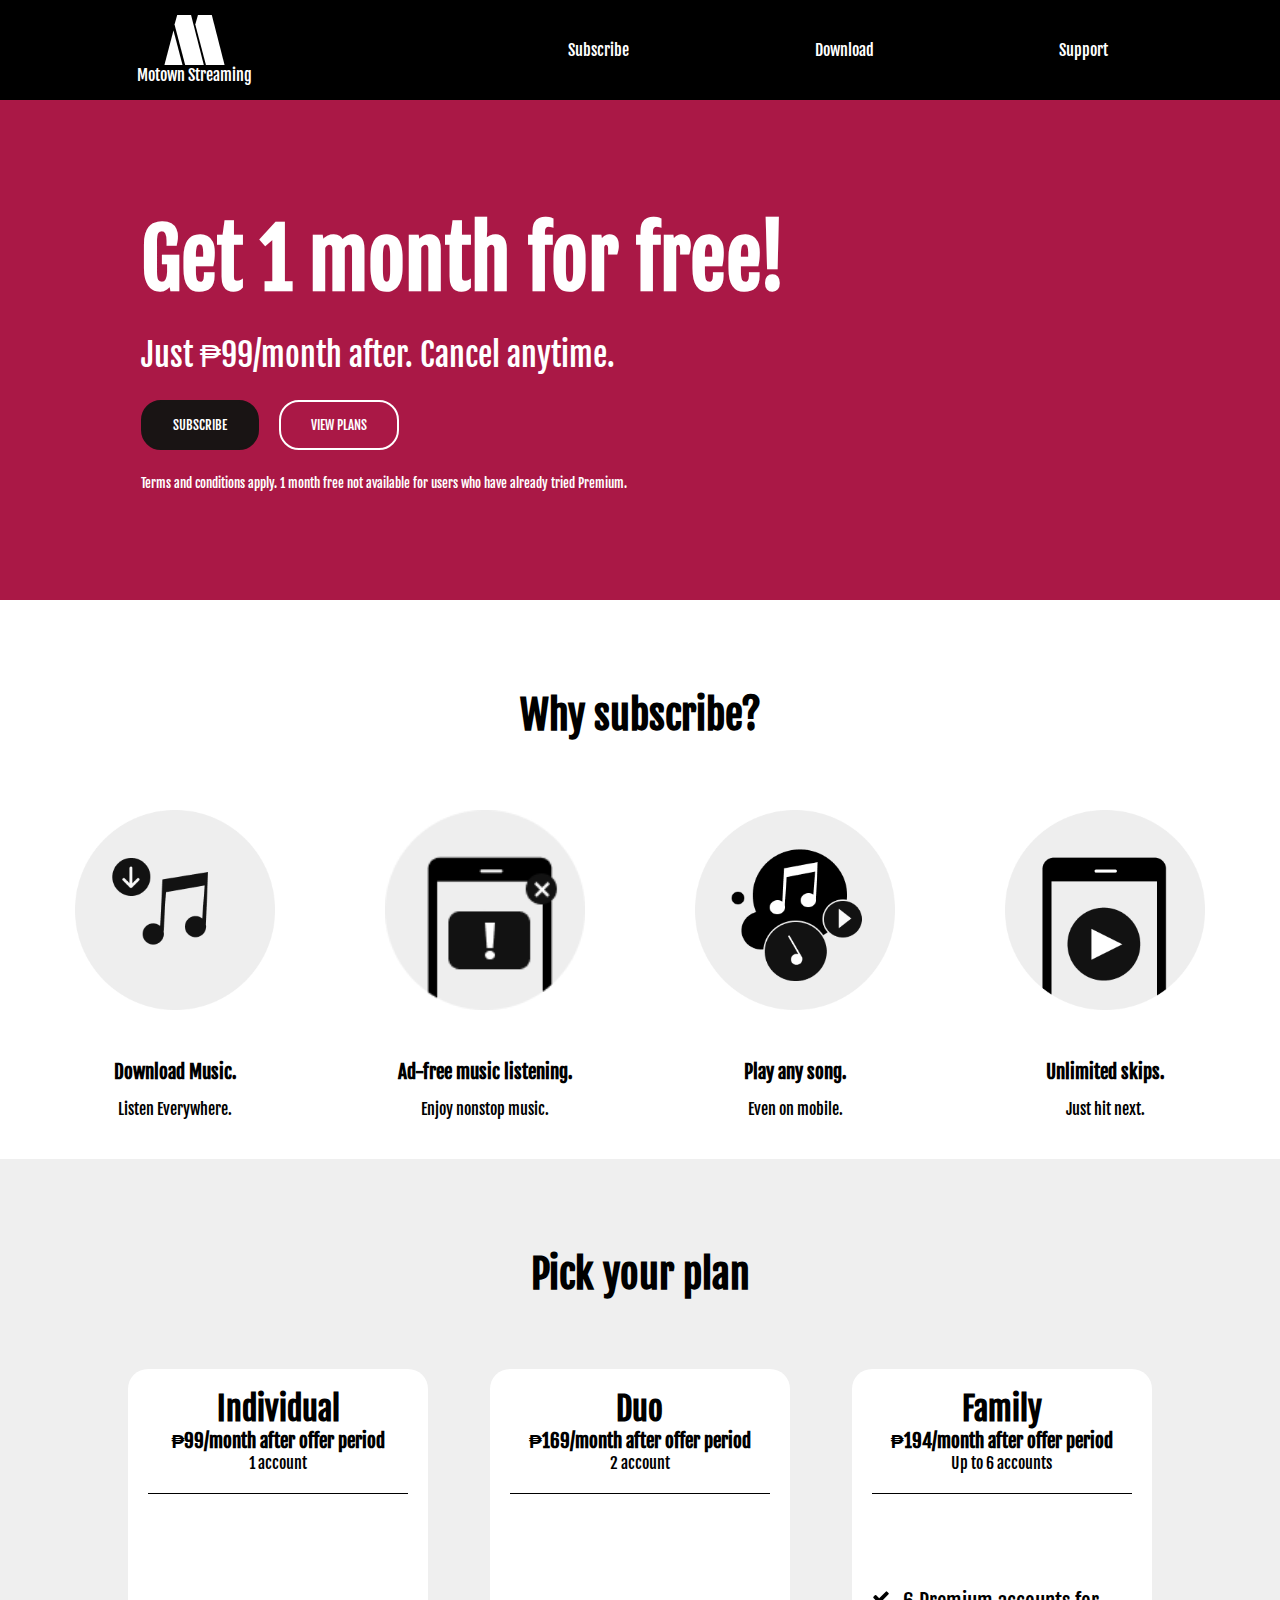
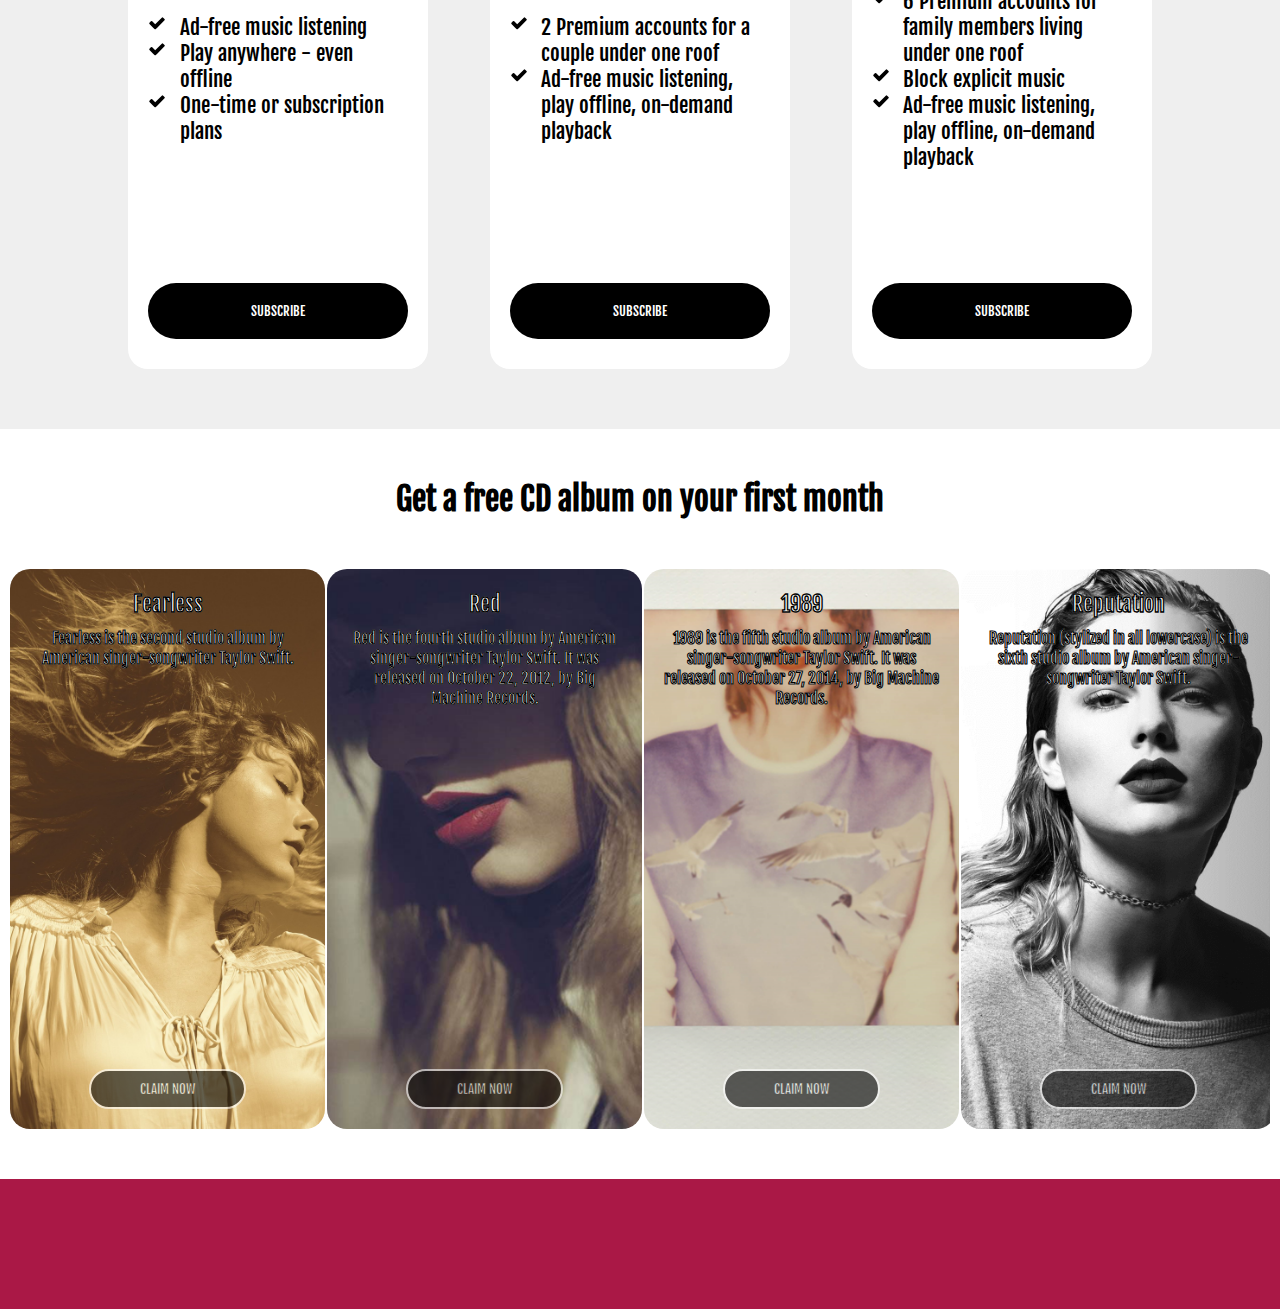
<file: index.html>
<!DOCTYPE html>
<html lang="en">
  <head>
    <meta charset="UTF-8" />
    <meta http-equiv="X-UA-Compatible" content="IE=edge" />
    <meta name="viewport" content="width=device-width, initial-scale=1.0" />
    <link rel="preconnect" href="https://fonts.googleapis.com" />
    <link rel="preconnect" href="https://fonts.gstatic.com" crossorigin />
    <link
      href="https://fonts.googleapis.com/css2?family=Fjalla+One&display=swap"
      rel="stylesheet"
    />
    <link rel="stylesheet" href="styles/styles.css" />
    <title>Motown Streaming</title>
  </head>
  <body>
    <header>
      <div class="logo-container">
        <img />
        <p>Motown Streaming</p>
      </div>
      <button>MENU</button>
      <nav>
        <li onclick="onButtonClick()">Subscribe</li>
        <li onclick="onButtonClick()">Download</li>
        <li onclick="onButtonClick()">Support</li>
      </nav>
    </header>

    <div class="container">
      <div class="headline-container" id="headlineContainer"></div>
      <div class="feature-container" id="featureContainer"></div>
      <div class="plans-container" id="plansContainer"></div>
      <div class="freebies-container" id="freebiesContainer"></div>
    </div>

    <footer></footer>
  </body>
  <script src="scripts/userInterfaceUtils.js"></script>
  <script src="scripts/headline.js"></script>
  <script src="scripts/features.js"></script>
  <script src="scripts/plans.js"></script>
  <script src="scripts/freebies.js"></script>
  <script src="scripts/index.js"></script>
</html>
</file>
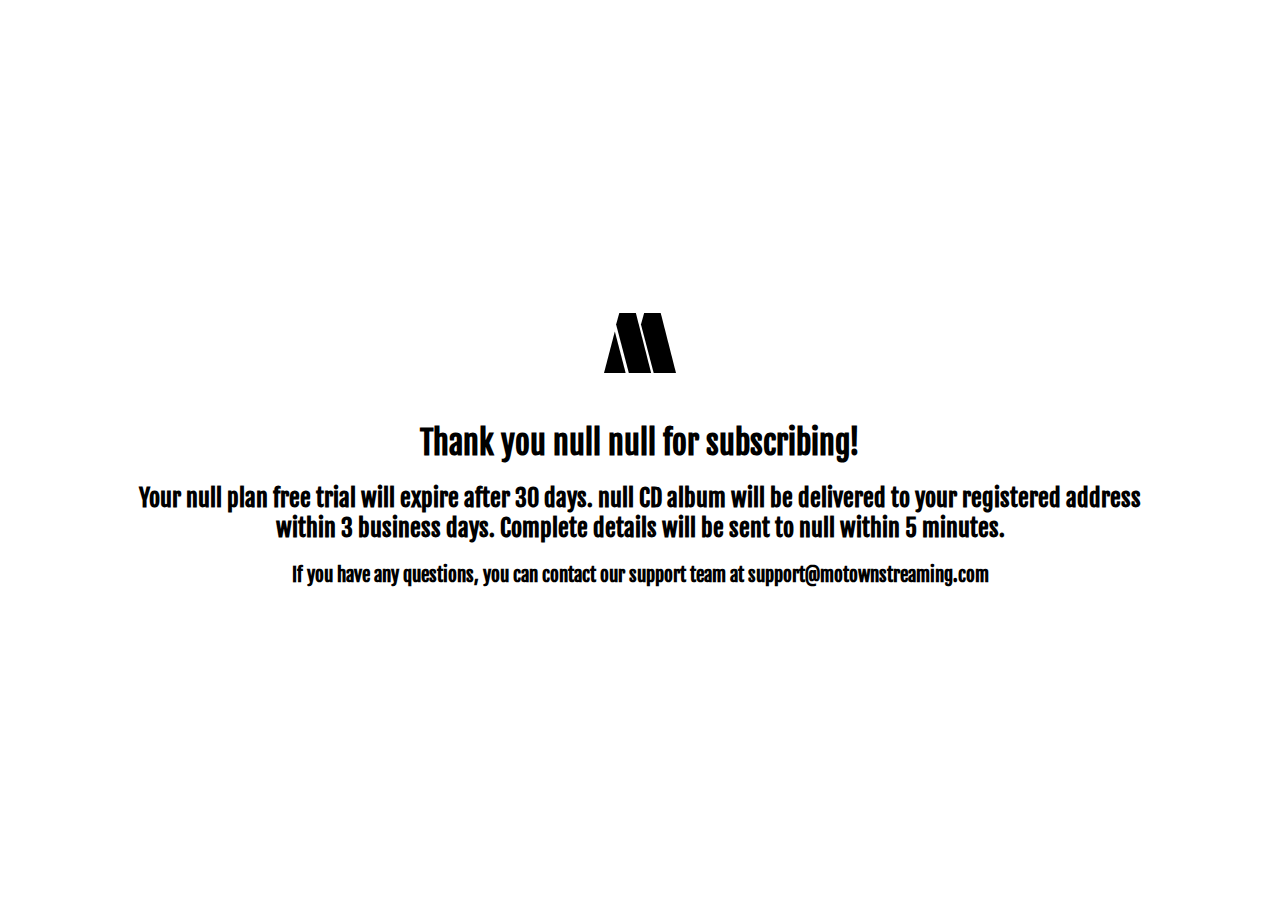
<file: confirmation/index.html>
<!DOCTYPE html>
<html lang="en">
  <head>
    <meta charset="UTF-8" />
    <meta http-equiv="X-UA-Compatible" content="IE=edge" />
    <meta name="viewport" content="width=device-width, initial-scale=1.0" />
    <link rel="stylesheet" href="index.css" />
    <link rel="preconnect" href="https://fonts.googleapis.com" />
    <link rel="preconnect" href="https://fonts.gstatic.com" crossorigin />
    <link
      href="https://fonts.googleapis.com/css2?family=Fjalla+One&display=swap"
      rel="stylesheet"
    />
    <title>Motown Confirmation</title>
  </head>
  <body>
    <div id="container">
      <img src="assets/black-motown.svg" />
    </div>
  </body>
  <script src="./scripts/userInterfaceUtils.js"></script>
  <script src="./scripts/confirmationMessageUtils.js"></script>
  <script src="./scripts/index.js"></script>
</html>
</file>
<file: styles/styles.css>
.feature-container {
  display: -webkit-box;
  display: -ms-flexbox;
  display: flex;
  -webkit-box-orient: vertical;
  -webkit-box-direction: normal;
      -ms-flex-direction: column;
          flex-direction: column;
  -webkit-box-align: center;
      -ms-flex-align: center;
          align-items: center;
  margin: 40px 0 40px 0;
}

.feature-container h2 {
  font-size: 2.5rem;
  padding: 50px;
  text-align: center;
}

.feature-container .feature-items {
  display: -webkit-box;
  display: -ms-flexbox;
  display: flex;
  -ms-flex-wrap: wrap;
      flex-wrap: wrap;
  -webkit-box-pack: justify;
      -ms-flex-pack: justify;
          justify-content: space-between;
  height: 100%;
  width: 100%;
  min-height: 200px;
  padding: 0 20px 0 20px;
}

.feature-container .feature-items .feature {
  display: -webkit-box;
  display: -ms-flexbox;
  display: flex;
  -webkit-box-pack: justify;
      -ms-flex-pack: justify;
          justify-content: space-between;
  -webkit-box-orient: vertical;
  -webkit-box-direction: normal;
      -ms-flex-direction: column;
          flex-direction: column;
  -webkit-box-align: center;
      -ms-flex-align: center;
          align-items: center;
  -webkit-box-flex: 1;
      -ms-flex: 1 0 20%;
          flex: 1 0 20%;
  min-width: 235px;
  text-align: center;
}

.feature-container .feature-items .feature img {
  height: 200px;
  width: 200px;
  margin-bottom: 50px;
  margin-top: 20px;
}

.feature-container .feature-items .feature h3 {
  margin-bottom: 15px;
}

@media (max-width: 1028px) {
  .feature-container .feature-items .feature {
    min-width: 200px;
  }
  .feature-container .feature-items .feature img {
    height: 150px;
    width: 150px;
    margin-bottom: 50px;
    margin-top: 20px;
  }
}

@media (max-width: 768px) {
  .feature-container h2 {
    font-size: 2rem;
    padding: 50px;
    text-align: center;
  }
}

@media (max-width: 280px) {
  .feature-container .feature-items .feature {
    min-width: 150px;
  }
  .feature-container .feature-items .feature img {
    height: 80px;
    width: 80px;
    margin-bottom: 50px;
    margin-top: 20px;
  }
}

footer {
  background-color: #AA1846;
  display: -webkit-box;
  display: -ms-flexbox;
  display: flex;
  -webkit-box-pack: space-evenly;
      -ms-flex-pack: space-evenly;
          justify-content: space-evenly;
  padding: 100px 50px 30px 50px;
  margin-top: 50px;
}

.freebies-container {
  display: -webkit-box;
  display: -ms-flexbox;
  display: flex;
  -webkit-box-orient: vertical;
  -webkit-box-direction: normal;
      -ms-flex-direction: column;
          flex-direction: column;
  height: 80vh;
  max-height: 700px;
  min-height: 650px;
  color: black;
}

.freebies-container h2 {
  font-size: 2rem;
  padding: 50px;
  text-align: center;
}

.freebies-container .freebies-items {
  display: -webkit-box;
  display: -ms-flexbox;
  display: flex;
  height: 100%;
  overflow-x: scroll;
  gap: 2px;
  margin: 0 10px 0 10px;
  -webkit-text-stroke: 0.5px black;
}

.freebies-container .freebies-items .freebies-item {
  background-position: center center;
  background-size: cover;
  background-repeat: no-repeat;
  border-radius: 20px;
  min-width: 25%;
  display: -webkit-box;
  display: -ms-flexbox;
  display: flex;
  -webkit-box-orient: vertical;
  -webkit-box-direction: normal;
      -ms-flex-direction: column;
          flex-direction: column;
  -webkit-box-pack: justify;
      -ms-flex-pack: justify;
          justify-content: space-between;
  color: white;
}

.freebies-container .freebies-items .freebies-item .freebie-content {
  font-size: 1.2rem;
  display: -webkit-box;
  display: -ms-flexbox;
  display: flex;
  -webkit-box-orient: vertical;
  -webkit-box-direction: normal;
      -ms-flex-direction: column;
          flex-direction: column;
  gap: 10px;
  -webkit-box-pack: center;
      -ms-flex-pack: center;
          justify-content: center;
  text-align: center;
  padding: 20px;
}

.freebies-container .freebies-items .freebies-item img {
  width: 30px;
  display: none;
}

.freebies-container .freebies-items .freebies-item .freebie-button-container {
  display: -webkit-box;
  display: -ms-flexbox;
  display: flex;
  -webkit-box-orient: vertical;
  -webkit-box-direction: normal;
      -ms-flex-direction: column;
          flex-direction: column;
  -webkit-box-align: center;
      -ms-flex-align: center;
          align-items: center;
  margin-bottom: 20px;
}

.freebies-container .freebies-items .freebies-item .freebie-button-container button {
  opacity: 0.6;
  width: 50%;
  text-transform: uppercase;
  color: white;
  padding: 10px;
  background-color: black;
  border: 2px solid white;
  border-radius: 20px;
  cursor: pointer;
}

@media (max-width: 1028px) {
  .freebies-container .freebies-items .freebies-item {
    min-width: 35%;
  }
}

@media (max-width: 768px) {
  .freebies-container h2 {
    font-size: 1.5rem;
  }
  .freebies-container .freebies-items .freebies-item {
    min-width: 50%;
  }
}

@media (max-width: 480px) {
  .freebies-container .freebies-items .freebies-item {
    min-width: 100%;
  }
}

header {
  position: fixed;
  width: 100%;
  height: 100px;
  top: 0;
  padding-left: 5%;
  padding-right: 5%;
  background-color: black;
  display: -webkit-box;
  display: -ms-flexbox;
  display: flex;
  -webkit-box-pack: justify;
      -ms-flex-pack: justify;
          justify-content: space-between;
  -webkit-box-align: center;
      -ms-flex-align: center;
          align-items: center;
  gap: 5px;
  z-index: 5;
}

header .logo-container {
  color: white;
  display: -webkit-box;
  display: -ms-flexbox;
  display: flex;
  -webkit-box-orient: vertical;
  -webkit-box-direction: normal;
      -ms-flex-direction: column;
          flex-direction: column;
  -webkit-box-align: center;
      -ms-flex-align: center;
          align-items: center;
  -webkit-box-pack: center;
      -ms-flex-pack: center;
          justify-content: center;
  -webkit-box-flex: 1;
      -ms-flex: 1;
          flex: 1;
  margin-left: 10px;
  height: 100%;
}

header .logo-container img {
  content: url("../../assets/white-motown.svg");
  height: 50%;
  width: 50%;
}

header .logo-container p {
  text-align: center;
}

header nav {
  color: white;
  -webkit-box-flex: 3;
      -ms-flex: 3;
          flex: 3;
  display: -webkit-box;
  display: -ms-flexbox;
  display: flex;
  -ms-flex-pack: distribute;
      justify-content: space-around;
  padding: 15px;
}

header nav li {
  cursor: pointer;
}

header button {
  -webkit-box-flex: 0.5;
      -ms-flex: 0.5;
          flex: 0.5;
  margin-right: 10px;
  visibility: hidden;
  cursor: pointer;
}

@media (max-width: 728px) {
  header .logo-container {
    height: 100%;
  }
  header .logo-container p {
    display: none;
  }
}

@media (max-width: 600px) {
  header {
    -webkit-box-pack: justify;
        -ms-flex-pack: justify;
            justify-content: space-between;
  }
  header .logo-container {
    max-width: 30%;
    -webkit-box-flex: 1;
        -ms-flex: 1;
            flex: 1;
  }
  header nav {
    position: fixed;
    top: 0;
    right: 0;
    height: 0;
    z-index: 6;
    width: 0;
    gap: 20px;
    -webkit-transition: width 250ms;
    transition: width 250ms;
  }
  header nav li {
    display: none;
  }
  header button {
    z-index: 10;
    color: white;
    width: 200px;
    max-width: 30%;
    padding: 5px;
    border-radius: 20px;
    background-color: transparent;
    border: 2px solid white;
    -webkit-box-flex: 1;
        -ms-flex: 1;
            flex: 1;
    visibility: visible;
  }
  header button:hover + nav, header nav:hover {
    opacity: 0.9;
    width: 40vw;
    height: 100vh;
    -webkit-box-orient: vertical;
    -webkit-box-direction: normal;
        -ms-flex-direction: column;
            flex-direction: column;
    -webkit-box-pack: center;
        -ms-flex-pack: center;
            justify-content: center;
    -webkit-box-align: center;
        -ms-flex-align: center;
            align-items: center;
    gap: 20px;
    background-color: black;
  }
  header button:hover + nav li, header nav:hover li {
    display: -webkit-box;
    display: -ms-flexbox;
    display: flex;
  }
}

.headline-container {
  background-color: #AA1846;
  color: white;
  margin-top: 100px;
  height: 70vh;
  max-height: 500px;
  min-height: 400px;
  padding-left: 11%;
  padding-right: 11%;
  display: -webkit-box;
  display: -ms-flexbox;
  display: flex;
  -webkit-box-orient: vertical;
  -webkit-box-direction: normal;
      -ms-flex-direction: column;
          flex-direction: column;
  -webkit-box-pack: center;
      -ms-flex-pack: center;
          justify-content: center;
  gap: 25px;
}

.headline-container h1 {
  font-weight: 900;
  font-size: 5rem;
}

.headline-container h3 {
  font-size: 2rem;
  font-weight: 100;
}

.headline-container p {
  font-size: 0.8rem;
}

.headline-container .headline-buttons {
  display: -webkit-box;
  display: -ms-flexbox;
  display: flex;
  gap: 20px;
}

.headline-container .headline-buttons button {
  color: white;
  padding: 15px 30px 15px 30px;
  border-radius: 20px;
  border-style: none;
  text-transform: uppercase;
  cursor: pointer;
}

.headline-container .headline-buttons .headline-left-button {
  background-color: #191414;
  border: 2px solid #191414;
}

.headline-container .headline-buttons .headline-right-button {
  background-color: transparent;
  border: 2px solid white;
}

@media (max-width: 1028px) {
  .headline-container h1 {
    font-weight: 800;
    font-size: 4rem;
  }
  .headline-container h3 {
    font-size: 1.5rem;
    font-weight: 100;
  }
}

@media (max-width: 768px) {
  .headline-container h1 {
    font-weight: 700;
    font-size: 3.5rem;
  }
  .headline-container h3 {
    font-size: 1.3rem;
    font-weight: 100;
  }
  .headline-container p {
    font-size: 0.8rem;
  }
  .headline-container .headline-buttons button {
    padding: 10px 20px 10px 20px;
  }
}

@media (max-width: 480px) {
  .headline-container {
    text-align: center;
  }
  .headline-container h1 {
    font-weight: 500;
    font-size: 2rem;
  }
  .headline-container h3 {
    font-size: 1rem;
    font-weight: 100;
  }
  .headline-container p {
    font-size: 0.8rem;
  }
  .headline-container .headline-buttons {
    -webkit-box-orient: vertical;
    -webkit-box-direction: normal;
        -ms-flex-direction: column;
            flex-direction: column;
    gap: 5px;
  }
  .headline-container .headline-buttons button {
    font-size: 0.6rem;
  }
}

* {
  font-family: "Fjalla One", sans-serif;
  padding: 0;
  margin: 0;
  -webkit-box-sizing: border-box;
          box-sizing: border-box;
}

* a {
  text-decoration: none;
}

* li {
  list-style: none;
}

.plans-container {
  display: -webkit-box;
  display: -ms-flexbox;
  display: flex;
  -webkit-box-orient: vertical;
  -webkit-box-direction: normal;
      -ms-flex-direction: column;
          flex-direction: column;
  background-color: #efefef;
  padding: 40px 100px 40px 100px;
}

.plans-container h2 {
  font-size: 2.5rem;
  padding: 50px;
  text-align: center;
}

.plans-container .plan-items {
  display: -webkit-box;
  display: -ms-flexbox;
  display: flex;
  -ms-flex-pack: distribute;
      justify-content: space-around;
  -ms-flex-wrap: wrap;
      flex-wrap: wrap;
  gap: 5px;
}

.plans-container .plan-items .plan-item {
  display: -webkit-box;
  display: -ms-flexbox;
  display: flex;
  -webkit-box-orient: vertical;
  -webkit-box-direction: normal;
      -ms-flex-direction: column;
          flex-direction: column;
  -webkit-box-pack: justify;
      -ms-flex-pack: justify;
          justify-content: space-between;
  background-color: white;
  width: 100%;
  padding: 20px;
  border-radius: 20px;
  max-width: 300px;
  min-height: 600px;
  margin-top: 20px;
  margin-bottom: 20px;
}

.plans-container .plan-items .plan-item .plan-title h3,
.plans-container .plan-items .plan-item .plan-title h6,
.plans-container .plan-items .plan-item .plan-title p {
  text-align: center;
}

.plans-container .plan-items .plan-item .plan-title h3 {
  font-size: 2rem;
}

.plans-container .plan-items .plan-item .plan-title h6 {
  font-size: 1.2rem;
}

.plans-container .plan-items .plan-item .plan-title p {
  font-size: 1rem;
  padding-bottom: 20px;
  margin-bottom: 10px;
  border-bottom: 1px solid black;
}

.plans-container .plan-items .plan-item .plan-features ul {
  list-style: none;
  padding-left: 0;
}

.plans-container .plan-items .plan-item .plan-features li {
  font-size: 1.3rem;
  position: relative;
  padding-left: 1.5em;
}

.plans-container .plan-items .plan-item .plan-features li:before {
  content: "";
  position: absolute;
  left: 0;
  width: 1em;
  height: 1em;
  background: url("data:image/svg+xml;utf8,<?xml version='1.0' encoding='utf-8'?><svg width='18' height='18' viewBox='0 0 1792 1792' xmlns='http://www.w3.org/2000/svg'><path d='M1671 566q0 40-28 68l-724 724-136 136q-28 28-68 28t-68-28l-136-136-362-362q-28-28-28-68t28-68l136-136q28-28 68-28t68 28l294 295 656-657q28-28 68-28t68 28l136 136q28 28 28 68z'/></svg>") no-repeat;
}

.plans-container .plan-items .plan-item button {
  color: white;
  padding: 20px;
  border-radius: 30px;
  background-color: black;
  border-style: none;
  text-transform: uppercase;
  margin-top: 30px;
  margin-bottom: 10px;
  width: 100%;
  cursor: pointer;
}

@media (max-width: 1028px) {
  .plans-container {
    padding: 10px 80px 10px 80px;
  }
}

@media (max-width: 768px) {
  .plans-container {
    padding: 10px 60px 10px 60px;
  }
  .plans-container h2 {
    font-size: 2rem;
    padding: 50px;
    text-align: center;
  }
}

@media (max-width: 480px) {
  .plans-container {
    padding: 10px 0px 10px 0px;
  }
}

* {
  font-family: "Fjalla One", sans-serif;
  padding: 0;
  margin: 0;
  -webkit-box-sizing: border-box;
          box-sizing: border-box;
}

* a {
  text-decoration: none;
}

* li {
  list-style: none;
}
/*# sourceMappingURL=styles.css.map */
</file>
<file: confirmation/index.css>
* {
  font-family: "Fjalla One", sans-serif;

  padding: 0;
  margin: 0;
  box-sizing: border-box;
}

#container {
  display: flex;
  flex-direction: column;
  justify-content: center;
  align-items: center;
  height: 100vh;
  max-width: 100vw;
  margin-left: 10vw;
  margin-right: 10vw;
  text-align: center;
  gap: 20px;
}

img {
  height: 10%;
  padding-bottom: 30px;
}
</file>
